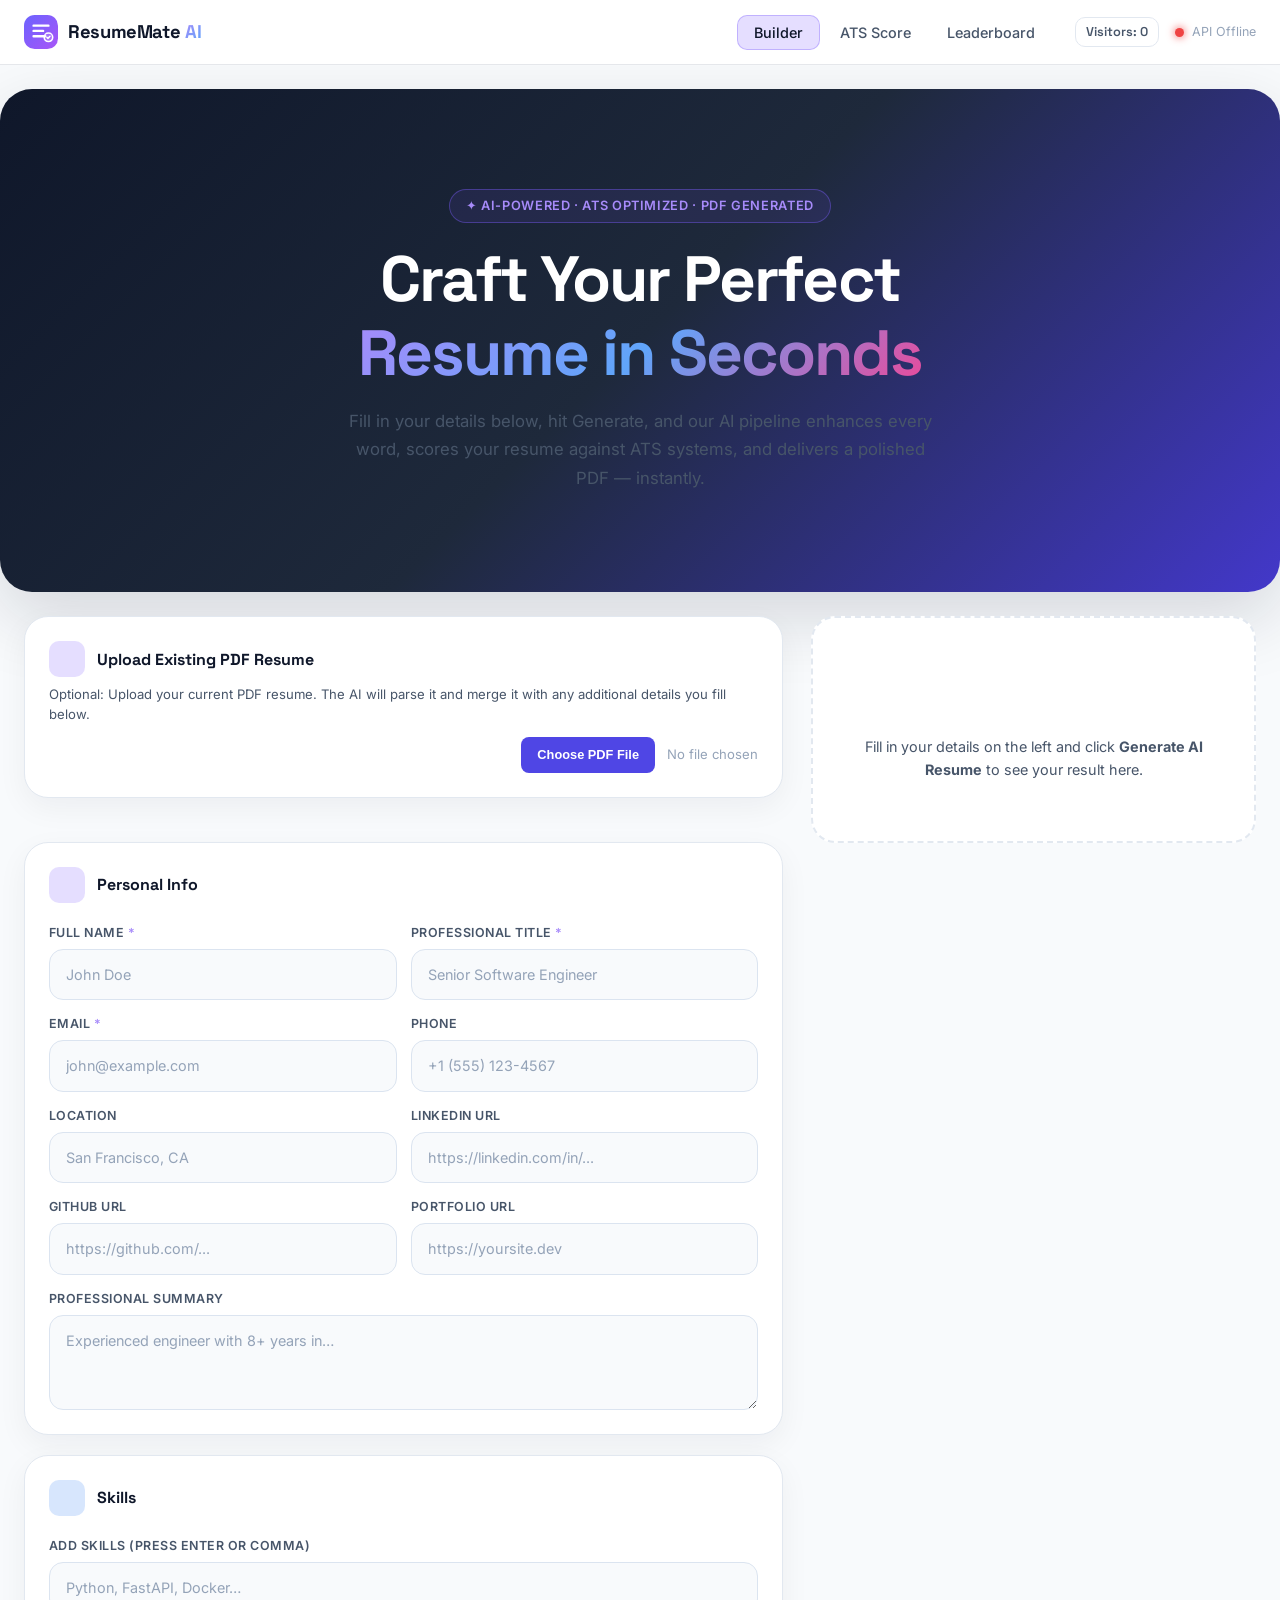
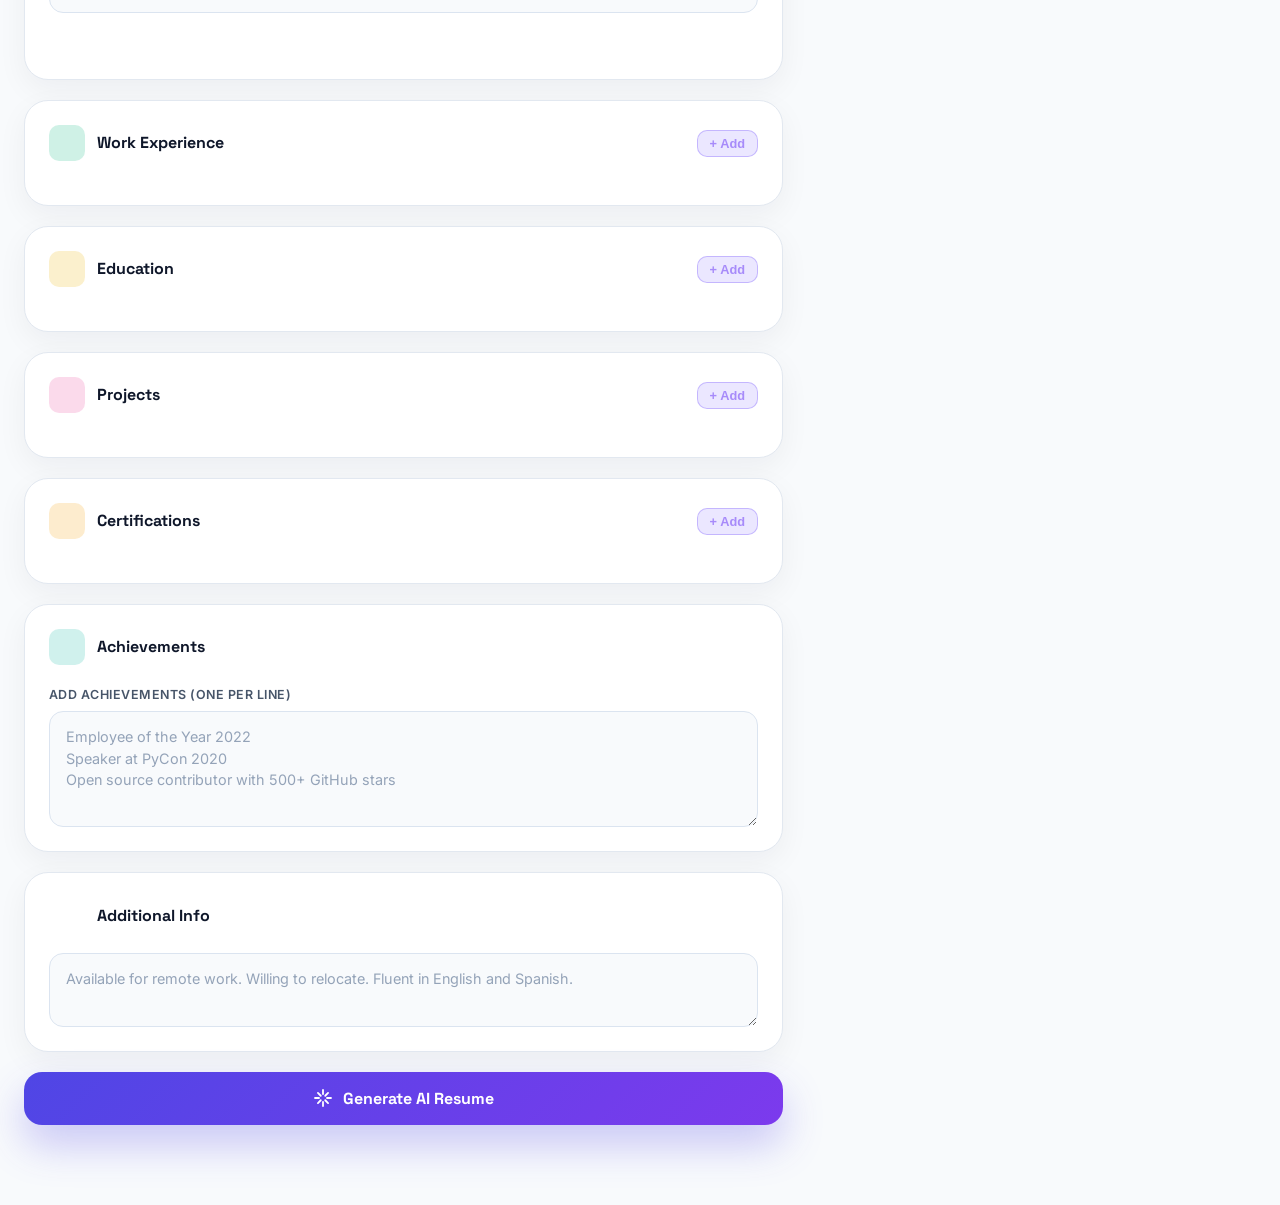
<file: frontend/index.html>
<!DOCTYPE html>
<html lang="en">
<head>
  <meta charset="UTF-8" />
  <meta name="viewport" content="width=device-width, initial-scale=1.0" />
  <title>ResumeMate AI — AI-Powered Resume Builder</title>
  <meta name="description" content="Build a stunning, ATS-optimized resume in seconds using ResumeMate AI. Upload your PDF or fill in your data and let our AI do the rest." />
  <link rel="preconnect" href="https://fonts.googleapis.com" />
  <link rel="preconnect" href="https://fonts.gstatic.com" crossorigin />
  <link href="https://fonts.googleapis.com/css2?family=Inter:wght@300;400;500;600;700;800;900&family=Space+Grotesk:wght@400;500;600;700&display=swap" rel="stylesheet" />
  <link rel="stylesheet" href="style.css?v=3" />
  <script>
      !function(t,e){var o,n,p,r;e.__SV||(window.posthog=e,e._i=[],e.init=function(i,s,a){function g(t,e){var o=e.split(".");2==o.length&&(t=t[o[0]],e=o[1]),t[e]=function(){t.push([e].concat(Array.prototype.slice.call(arguments,0)))}}(p=t.createElement("script")).type="text/javascript",p.crossOrigin="anonymous",p.async=!0,p.src=s.api_host.replace(".i.posthog.com","-assets.i.posthog.com")+"/static/array.js",(r=t.getElementsByTagName("script")[0]).parentNode.insertBefore(p,r);var u=e;for(void 0!==a?u=e[a]=[]:a="posthog",u.people=u.people||[],u.toString=function(t){var e="posthog";return"posthog"!==a&&(e+="."+a),t||(e+=" (stub)"),e},u.people.toString=function(){return u.toString(1)+".people"},u.toString(0),u.people.toString(0),o=["capture","event","service","identify","reset","people","config","token","issue","track","track_pageview","addListener","removeListener","alias","get_distinct_id","set_config","gtm_id","register","register_once","unRegister","unset_user_properties","get_persisted_property","opts","on","capture_batch","get_session_id","get_session_replay_url","registry","init","reset_early_snapshot_destroy"],n=0;n<o.length;n++)g(u,o[n]);e._i.push([i,s,a])},e.__SV=1)}(document,window.posthog||[]);
      console.log('Initializing PostHog...');
      posthog.init('phc_wTXTyKhW9jC4yU4A8CEXWBqbMtCFKhjW7aGt58m32hgh', { 
          api_host: 'https://us.i.posthog.com',
          loaded: function(ph) {
              console.log('PostHog library loaded successfully!');
              ph.capture('$pageview');
          }
      });
  </script>
</head>
<body>

  
  <div class="bg-orbs" aria-hidden="true">
    <div class="orb orb-1"></div>
    <div class="orb orb-2"></div>
    <div class="orb orb-3"></div>
  </div>

  
  <nav class="navbar">
    <div class="nav-inner">
      <div class="nav-brand">
        <div class="brand-icon" aria-hidden="true">
          <svg viewBox="0 0 32 32" fill="none" xmlns="http://www.w3.org/2000/svg">
            <rect width="32" height="32" rx="10" fill="url(#g1)"/>
            <path d="M9 10h14M9 15h9M9 20h11" stroke="#fff" stroke-width="2.2" stroke-linecap="round"/>
            <circle cx="23" cy="21" r="4" fill="#fff" fill-opacity=".15" stroke="#fff" stroke-width="1.5"/>
            <path d="M21.5 21l1 1 2-2" stroke="#fff" stroke-width="1.4" stroke-linecap="round" stroke-linejoin="round"/>
            <defs>
              <linearGradient id="g1" x1="0" y1="0" x2="32" y2="32" gradientUnits="userSpaceOnUse">
                <stop stop-color="#6C63FF"/>
                <stop offset="1" stop-color="#A855F7"/>
              </linearGradient>
            </defs>
          </svg>
        </div>
        <span class="brand-name">ResumeMate <span class="brand-ai">AI</span></span>
      </div>

      <div class="nav-links">
        <button class="nav-link active" id="nav-builder" onclick="showSection('builder')">Builder</button>
        <button class="nav-link" id="nav-score" onclick="showSection('score')">ATS Score</button>
        <button class="nav-link" id="nav-leaderboard" onclick="showSection('leaderboard'); loadLeaderboard()">Leaderboard</button>
      </div>

      <div class="nav-cta">
        <span class="visitors-badge" id="visitors-count-badge">Visitors: ...</span>
        <div class="status-dot" id="api-status" title="API status"></div>
        <span class="status-label" id="api-status-label">Checking…</span>
      </div>
    </div>
  </nav>

  
  <section id="section-builder" class="section active">

    
    <div class="hero">
      <div class="hero-badge">✦ AI-Powered · ATS Optimized · PDF Generated</div>
      <h1 class="hero-title">Craft Your Perfect<br /><span class="gradient-text">Resume in Seconds</span></h1>
      <p class="hero-subtitle">Fill in your details below, hit Generate, and our AI pipeline enhances every word, scores your resume against ATS systems, and delivers a polished PDF — instantly.</p>
    </div>

    <div class="builder-layout">

      
      <div class="form-column">

        
        <div class="card" style="border: 1px dashed var(--purple); background: rgba(108, 99, 255, 0.02); margin-bottom: 24px;">
          <div class="card-header" style="margin-bottom: 8px;">
            <div class="card-icon icon-purple"></div>
            <h2 class="card-title">Upload Existing PDF Resume</h2>
          </div>
          <p style="color: var(--text-2); font-size: 0.82rem; margin: 0 0 12px 0; line-height: 1.5;">
            Optional: Upload your current PDF resume. The AI will parse it and merge it with any additional details you fill below.
          </p>
          <div style="display: flex; gap: 12px; align-items: center;">
            <button class="add-btn" onclick="document.getElementById('builder-pdf-upload').click()" style="background: var(--purple); color: #fff; border: none; padding: 8px 16px; border-radius: 8px; cursor: pointer; font-weight: 600; font-size: 0.8rem; height: 36px; display: inline-flex; align-items: center; justify-content: center; transition: all 0.2s ease;">
              Choose PDF File
            </button>
            <span id="builder-file-name" style="color: var(--text-3); font-size: 0.82rem;">No file chosen</span>
            <input type="file" id="builder-pdf-upload" accept=".pdf" style="display: none" onchange="handleBuilderFileSelect(event)" />
            <button id="builder-file-clear" onclick="clearBuilderFile()" style="display: none; background: transparent; border: none; color: var(--text-3); cursor: pointer; font-size: 0.82rem;">Remove</button>
          </div>
        </div>

        
        <div class="card">
          <div class="card-header">
            <div class="card-icon icon-purple"></div>
            <h2 class="card-title">Personal Info</h2>
          </div>
          <div class="grid-2">
            <div class="field">
              <label for="name">Full Name <span class="req">*</span></label>
              <input type="text" id="name" placeholder="John Doe" />
            </div>
            <div class="field">
              <label for="title">Professional Title <span class="req">*</span></label>
              <input type="text" id="title" placeholder="Senior Software Engineer" />
            </div>
            <div class="field">
              <label for="email">Email <span class="req">*</span></label>
              <input type="email" id="email" placeholder="john@example.com" />
            </div>
            <div class="field">
              <label for="phone">Phone</label>
              <input type="text" id="phone" placeholder="+1 (555) 123-4567" />
            </div>
            <div class="field">
              <label for="location">Location</label>
              <input type="text" id="location" placeholder="San Francisco, CA" />
            </div>
            <div class="field">
              <label for="linkedin">LinkedIn URL</label>
              <input type="url" id="linkedin" placeholder="https://linkedin.com/in/..." />
            </div>
            <div class="field">
              <label for="github">GitHub URL</label>
              <input type="url" id="github" placeholder="https://github.com/..." />
            </div>
            <div class="field">
              <label for="portfolio">Portfolio URL</label>
              <input type="url" id="portfolio" placeholder="https://yoursite.dev" />
            </div>
          </div>
          <div class="field mt-12">
            <label for="summary">Professional Summary</label>
            <textarea id="summary" rows="3" placeholder="Experienced engineer with 8+ years in…"></textarea>
          </div>
        </div>

        
        <div class="card">
          <div class="card-header">
            <div class="card-icon icon-blue"></div>
            <h2 class="card-title">Skills</h2>
          </div>
          <div class="field">
            <label for="skills-input">Add skills (press Enter or comma)</label>
            <input type="text" id="skills-input" placeholder="Python, FastAPI, Docker…" />
          </div>
          <div class="tags-container" id="skills-tags"></div>
        </div>

        
        <div class="card">
          <div class="card-header">
            <div class="card-icon icon-green"></div>
            <h2 class="card-title">Work Experience</h2>
            <button class="add-btn" onclick="addExperience()">+ Add</button>
          </div>
          <div id="experience-list"></div>
        </div>

        
        <div class="card">
          <div class="card-header">
            <div class="card-icon icon-yellow"></div>
            <h2 class="card-title">Education</h2>
            <button class="add-btn" onclick="addEducation()">+ Add</button>
          </div>
          <div id="education-list"></div>
        </div>

        
        <div class="card">
          <div class="card-header">
            <div class="card-icon icon-pink"></div>
            <h2 class="card-title">Projects</h2>
            <button class="add-btn" onclick="addProject()">+ Add</button>
          </div>
          <div id="projects-list"></div>
        </div>

        
        <div class="card">
          <div class="card-header">
            <div class="card-icon icon-orange"></div>
            <h2 class="card-title">Certifications</h2>
            <button class="add-btn" onclick="addCertification()">+ Add</button>
          </div>
          <div id="certifications-list"></div>
        </div>

        
        <div class="card">
          <div class="card-header">
            <div class="card-icon icon-teal"></div>
            <h2 class="card-title">Achievements</h2>
          </div>
          <div class="field">
            <label>Add achievements (one per line)</label>
            <textarea id="achievements" rows="4" placeholder="Employee of the Year 2022&#10;Speaker at PyCon 2020&#10;Open source contributor with 500+ GitHub stars"></textarea>
          </div>
        </div>

        
        <div class="card">
          <div class="card-header">
            <div class="card-icon icon-gray"></div>
            <h2 class="card-title">Additional Info</h2>
          </div>
          <div class="field">
            <textarea id="additional_info" rows="2" placeholder="Available for remote work. Willing to relocate. Fluent in English and Spanish."></textarea>
          </div>
        </div>

        
        <button class="generate-btn" id="generate-btn" onclick="generateResume()">
          <span class="generate-btn-inner">
            <svg class="btn-icon" viewBox="0 0 20 20" fill="none"><path d="M10 2v4m0 8v4M2 10h4m8 0h4M4.93 4.93l2.83 2.83m4.48 4.48 2.83 2.83M15.07 4.93l-2.83 2.83M7.76 12.24 4.93 15.07" stroke="currentColor" stroke-width="1.8" stroke-linecap="round"/></svg>
            Generate AI Resume
          </span>
        </button>

      </div>

      
      <div class="result-column" id="result-column">

        <div class="result-placeholder" id="result-placeholder">
          <div class="placeholder-icon"></div>
          <p class="placeholder-title">Your AI Resume Awaits</p>
          <p class="placeholder-sub">Fill in your details on the left and click <strong>Generate AI Resume</strong> to see your result here.</p>
        </div>

        
        <div class="processing-panel" id="processing-panel" style="display:none">
          <div class="processing-spinner">
            <div class="spinner-ring"></div>
            <div class="spinner-ring delay1"></div>
            <div class="spinner-ring delay2"></div>
          </div>
          <h3 class="processing-title">AI is working…</h3>
          <div class="pipeline-steps" id="pipeline-steps">
            <div class="step" data-step="normalize">Normalizing resume data</div>
            <div class="step" data-step="enhance">Enhancing with AI</div>
            <div class="step" data-step="ats">ATS Optimizing</div>
            <div class="step" data-step="latex">Building LaTeX</div>
            <div class="step" data-step="pdf">Compiling PDF</div>
            <div class="step" data-step="score">Scoring ATS</div>
          </div>
        </div>

        
        <div class="result-card" id="result-card" style="display:none">
          <div class="result-header">
            <div class="result-success-badge">Resume Generated!</div>
          </div>

          
          <div class="score-section">
            <p class="score-label">ATS Score</p>
            <div class="score-ring-container">
              <svg class="score-ring" viewBox="0 0 120 120">
                <circle cx="60" cy="60" r="50" class="ring-track"/>
                <circle cx="60" cy="60" r="50" class="ring-fill" id="ring-fill"/>
              </svg>
              <div class="score-value-wrap">
                <div class="score-text-group">
                  <span class="score-number" id="score-number">0</span>
                  <span class="score-denom">/100</span>
                </div>
              </div>
            </div>
            <p class="score-grade" id="score-grade"></p>
          </div>

          
          <div class="feedback-section" id="feedback-section"></div>

          
          <button class="download-btn" id="download-btn" onclick="downloadPDF()">
            Download PDF Resume
          </button>

          <button class="download-btn latex-btn" id="download-latex-btn" onclick="downloadLatex()" style="display:none">
            Download LaTeX Source
          </button>

          
          <details class="log-details">
            <summary>View Processing Log</summary>
            <div class="log-content" id="log-content"></div>
          </details>

        </div>

        
        <div class="error-card" id="error-card" style="display:none">
          <div class="error-icon"></div>
          <h3 class="error-title">Something went wrong</h3>
          <p class="error-msg" id="error-msg"></p>
        </div>

      </div>
    </div>
  </section>

  
  <section id="section-score" class="section">
    <div class="hero">
      <div class="hero-badge">Instant ATS Analysis</div>
      <h1 class="hero-title">Score Your <span class="gradient-text">Existing Resume</span></h1>
      <p class="hero-subtitle">Upload any PDF resume and our AI will instantly score it for ATS compatibility with detailed feedback.</p>
    </div>

    <div class="score-upload-area">
      <div class="card score-card">
        <div class="field" style="margin-bottom: 20px;">
          <label for="ats-name">Full Name <span class="req">*</span></label>
          <input type="text" id="ats-name" placeholder="John Doe" required />
        </div>
        <div class="upload-zone" id="upload-zone" ondrop="handleDrop(event)" ondragover="handleDragOver(event)" ondragleave="handleDragLeave(event)" onclick="document.getElementById('pdf-upload').click()">
          <div class="upload-icon"></div>
          <p class="upload-title">Drop your PDF here</p>
          <p class="upload-sub">or click to browse files</p>
          <p class="upload-formats">Supports PDF files only</p>
          <input type="file" id="pdf-upload" accept=".pdf" style="display:none" onchange="handleFileSelect(event)" />
        </div>
        <div class="selected-file" id="selected-file" style="display:none">
          <span class="file-icon"></span>
          <span class="file-name" id="file-name-label"></span>
          <button class="remove-file" onclick="removeFile()">✕</button>
        </div>
        <button class="generate-btn" id="score-btn" onclick="scoreResume()" style="margin-top:16px">
          <span class="generate-btn-inner">
            <svg class="btn-icon" viewBox="0 0 20 20" fill="none"><path d="M10 3a7 7 0 100 14A7 7 0 0010 3zm0 2v5l3 3" stroke="currentColor" stroke-width="1.8" stroke-linecap="round"/></svg>
            Analyze Resume
          </span>
        </button>
      </div>

      
      <div class="score-result-card" id="score-result-card" style="display:none">
        <div class="result-success-badge">Analysis Complete</div>
        <div class="score-section">
          <p class="score-label">ATS Score</p>
          <div class="score-ring-container">
            <svg class="score-ring" viewBox="0 0 120 120">
              <circle cx="60" cy="60" r="50" class="ring-track"/>
              <circle cx="60" cy="60" r="50" class="ring-fill" id="ring-fill-2"/>
            </svg>
            <div class="score-value-wrap">
              <div class="score-text-group">
                <span class="score-number" id="score-number-2">0</span>
                <span class="score-denom">/100</span>
              </div>
            </div>
          </div>
          <p class="score-grade" id="score-grade-2"></p>
        </div>
        <div class="feedback-section" id="feedback-section-2"></div>
      </div>
    </div>
  </section>

  
  <section id="section-leaderboard" class="section">
    <div class="hero">
      <div class="hero-badge">Community Rankings</div>
      <h1 class="hero-title">Resume <span class="gradient-text">Leaderboard</span></h1>
      <p class="hero-subtitle">See how the top AI-generated resumes rank by ATS score. Will yours make the list?</p>
    </div>

    <div class="leaderboard-container">
      <div class="card leaderboard-card">
        <div class="leaderboard-header-row">
          <span class="lb-col">#</span>
          <span class="lb-col lb-name">Name</span>
          <span class="lb-col lb-score">ATS Score</span>
          <span class="lb-col lb-link">PDF</span>
        </div>
        <div id="leaderboard-body">
          <div class="lb-loading">
            <div class="mini-spinner"></div>
            Loading…
          </div>
        </div>
      </div>
    </div>
  </section>

  
  <div class="toast" id="toast"></div>

  <script src="app.js"></script>
</body>
</html>
</file>
<file: frontend/style.css>
*, *::before, *::after { box-sizing: border-box; margin: 0; padding: 0; }

:root {
  --bg-base:       #07080f;
  --bg-surface:    #0e1018;
  --bg-card:       rgba(255,255,255,0.04);
  --bg-card-hover: rgba(255,255,255,0.07);
  --border:        rgba(255,255,255,0.08);
  --border-hover:  rgba(255,255,255,0.16);

  --purple:  #7C5CFC;
  --purple-l:#A78BFA;
  --blue:    #3B82F6;
  --blue-l:  #60A5FA;
  --green:   #10B981;
  --green-l: #34D399;
  --pink:    #EC4899;
  --orange:  #F59E0B;
  --teal:    #14B8A6;
  --yellow:  #EAB308;

  --text-1: #F1F2F6;
  --text-2: #A1A8C1;
  --text-3: #5A607A;

  --radius-sm: 10px;
  --radius-md: 16px;
  --radius-lg: 24px;
  --radius-xl: 32px;

  --shadow: 0 4px 24px rgba(0,0,0,.45);
  --shadow-lg: 0 12px 48px rgba(0,0,0,.55);
  --shadow-purple: 0 8px 32px rgba(124,92,252,.25);

  --transition: .22s cubic-bezier(.4,0,.2,1);

  --font-body: 'Inter', system-ui, sans-serif;
  --font-display: 'Space Grotesk', 'Inter', system-ui, sans-serif;
}

html { scroll-behavior: smooth; }

body {
  font-family: var(--font-body);
  background: var(--bg-base);
  color: var(--text-1);
  min-height: 100vh;
  overflow-x: hidden;
  line-height: 1.6;
}


.bg-orbs { position: fixed; inset: 0; pointer-events: none; z-index: 0; overflow: hidden; }

.orb {
  position: absolute;
  border-radius: 50%;
  filter: blur(120px);
  opacity: .18;
  animation: float 20s ease-in-out infinite;
}
.orb-1 {
  width: 600px; height: 600px;
  background: radial-gradient(circle, var(--purple), transparent 70%);
  top: -200px; left: -200px;
  animation-delay: 0s;
}
.orb-2 {
  width: 500px; height: 500px;
  background: radial-gradient(circle, var(--blue), transparent 70%);
  top: 40%; right: -150px;
  animation-delay: -7s;
}
.orb-3 {
  width: 400px; height: 400px;
  background: radial-gradient(circle, var(--pink), transparent 70%);
  bottom: -100px; left: 30%;
  animation-delay: -14s;
}

@keyframes float {
  0%,100% { transform: translate(0,0) scale(1); }
  33%      { transform: translate(30px,-40px) scale(1.05); }
  66%      { transform: translate(-20px, 30px) scale(.95); }
}


.navbar {
  position: sticky;
  top: 0;
  z-index: 100;
  backdrop-filter: blur(20px) saturate(180%);
  -webkit-backdrop-filter: blur(20px) saturate(180%);
  background: rgba(7,8,15,.75);
  border-bottom: 1px solid var(--border);
}
.nav-inner {
  max-width: 1280px;
  margin: 0 auto;
  padding: 0 24px;
  height: 64px;
  display: flex;
  align-items: center;
  gap: 24px;
}


.nav-brand { display: flex; align-items: center; gap: 10px; margin-right: auto; }
.brand-icon svg { width: 34px; height: 34px; display: block; }
.brand-name {
  font-family: var(--font-display);
  font-weight: 700;
  font-size: 1.15rem;
  color: var(--text-1);
  letter-spacing: -.02em;
}
.brand-ai {
  background: linear-gradient(135deg, var(--purple-l), var(--blue-l));
  -webkit-background-clip: text;
  -webkit-text-fill-color: transparent;
  background-clip: text;
}


.nav-links { display: flex; gap: 4px; }
.nav-link {
  background: none;
  border: none;
  cursor: pointer;
  padding: 8px 16px;
  border-radius: var(--radius-sm);
  color: var(--text-2);
  font-family: var(--font-body);
  font-size: .9rem;
  font-weight: 500;
  transition: var(--transition);
}
.nav-link:hover { color: var(--text-1); background: rgba(255,255,255,.06); }
.nav-link.active {
  color: var(--text-1);
  background: rgba(124,92,252,.2);
  border: 1px solid rgba(124,92,252,.35);
}


.visitors-badge {
  font-size: .8rem;
  font-weight: 600;
  color: var(--text-2);
  background: rgba(255,255,255,.05);
  border: 1px solid var(--border);
  padding: 4px 10px;
  border-radius: var(--radius-sm);
  margin-right: 8px;
  font-family: var(--font-display);
}


.nav-cta { display: flex; align-items: center; gap: 8px; }
.status-dot {
  width: 9px; height: 9px;
  border-radius: 50%;
  background: var(--text-3);
  transition: var(--transition);
  flex-shrink: 0;
}
.status-dot.online { background: var(--green); box-shadow: 0 0 8px var(--green); }
.status-dot.offline { background: #EF4444; box-shadow: 0 0 8px #EF4444; }
.status-label { font-size: .78rem; color: var(--text-3); }


.section { display: none; position: relative; z-index: 1; }
.section.active { display: block; }


.hero {
  text-align: center;
  padding: 80px 24px 48px;
  max-width: 760px;
  margin: 0 auto;
}
.hero-badge {
  display: inline-block;
  padding: 6px 16px;
  border-radius: 999px;
  border: 1px solid rgba(124,92,252,.4);
  background: rgba(124,92,252,.1);
  color: var(--purple-l);
  font-size: .8rem;
  font-weight: 600;
  letter-spacing: .05em;
  text-transform: uppercase;
  margin-bottom: 20px;
}
.hero-title {
  font-family: var(--font-display);
  font-size: clamp(2rem, 5vw, 3.2rem);
  font-weight: 800;
  line-height: 1.15;
  letter-spacing: -.03em;
  margin-bottom: 16px;
}
.gradient-text {
  background: linear-gradient(135deg, var(--purple-l) 0%, var(--blue-l) 50%, var(--pink) 100%);
  -webkit-background-clip: text;
  -webkit-text-fill-color: transparent;
  background-clip: text;
}
.hero-subtitle {
  color: var(--text-2);
  font-size: 1.05rem;
  line-height: 1.7;
  max-width: 600px;
  margin: 0 auto;
}


.builder-layout {
  max-width: 1280px;
  margin: 0 auto;
  padding: 0 24px 80px;
  display: grid;
  grid-template-columns: 1fr 420px;
  gap: 28px;
  align-items: start;
}

@media (max-width: 960px) {
  .builder-layout { grid-template-columns: 1fr; }
  .result-column { position: static !important; }
}

.form-column { display: flex; flex-direction: column; gap: 20px; }
.result-column {
  position: sticky;
  top: 80px;
  display: flex;
  flex-direction: column;
  gap: 20px;
}


.card {
  background: var(--bg-card);
  border: 1px solid var(--border);
  border-radius: var(--radius-lg);
  padding: 24px;
  transition: var(--transition);
}
.card:hover {
  background: var(--bg-card-hover);
  border-color: var(--border-hover);
}
.card-header {
  display: flex;
  align-items: center;
  gap: 12px;
  margin-bottom: 20px;
}
.card-icon {
  width: 36px; height: 36px;
  border-radius: 10px;
  display: flex;
  align-items: center;
  justify-content: center;
  font-size: 16px;
  flex-shrink: 0;
}
.icon-purple { background: rgba(124,92,252,.2); }
.icon-blue   { background: rgba(59,130,246,.2); }
.icon-green  { background: rgba(16,185,129,.2); }
.icon-yellow { background: rgba(234,179,8,.2);  }
.icon-pink   { background: rgba(236,72,153,.2); }
.icon-orange { background: rgba(245,158,11,.2); }
.icon-teal   { background: rgba(20,184,166,.2); }
.icon-gray   { background: rgba(255,255,255,.07); }

.card-title {
  font-family: var(--font-display);
  font-size: 1rem;
  font-weight: 700;
  color: var(--text-1);
  flex: 1;
}


.grid-2 { display: grid; grid-template-columns: 1fr 1fr; gap: 14px; }
@media (max-width: 600px) { .grid-2 { grid-template-columns: 1fr; } }
.mt-12 { margin-top: 14px; }


.field { display: flex; flex-direction: column; gap: 6px; }
.field label {
  font-size: .78rem;
  font-weight: 600;
  color: var(--text-2);
  letter-spacing: .04em;
  text-transform: uppercase;
}
.req { color: var(--purple-l); }

input[type="text"],
input[type="email"],
input[type="url"],
textarea {
  width: 100%;
  background: rgba(255,255,255,.05);
  border: 1px solid var(--border);
  border-radius: var(--radius-sm);
  padding: 10px 14px;
  color: var(--text-1);
  font-family: var(--font-body);
  font-size: .9rem;
  line-height: 1.5;
  transition: var(--transition);
  outline: none;
  resize: vertical;
}
input:focus, textarea:focus {
  border-color: var(--purple);
  background: rgba(124,92,252,.08);
  box-shadow: 0 0 0 3px rgba(124,92,252,.12);
}
input::placeholder, textarea::placeholder { color: var(--text-3); }


.tags-container {
  display: flex;
  flex-wrap: wrap;
  gap: 8px;
  margin-top: 10px;
  min-height: 32px;
}
.tag {
  display: flex;
  align-items: center;
  gap: 6px;
  padding: 4px 12px;
  border-radius: 999px;
  background: rgba(124,92,252,.18);
  border: 1px solid rgba(124,92,252,.35);
  color: var(--purple-l);
  font-size: .82rem;
  font-weight: 500;
  animation: tagIn .15s ease;
}
@keyframes tagIn { from { opacity:0; transform: scale(.85); } to { opacity:1; transform: scale(1); } }
.tag-remove {
  background: none;
  border: none;
  cursor: pointer;
  color: var(--purple-l);
  font-size: .85rem;
  line-height: 1;
  opacity: .6;
  transition: var(--transition);
}
.tag-remove:hover { opacity: 1; }


.add-btn {
  margin-left: auto;
  background: rgba(124,92,252,.15);
  border: 1px solid rgba(124,92,252,.35);
  border-radius: var(--radius-sm);
  color: var(--purple-l);
  cursor: pointer;
  font-size: .8rem;
  font-weight: 600;
  padding: 5px 12px;
  transition: var(--transition);
}
.add-btn:hover { background: rgba(124,92,252,.28); }

.list-item {
  background: rgba(255,255,255,.03);
  border: 1px solid var(--border);
  border-radius: var(--radius-md);
  padding: 16px;
  margin-bottom: 12px;
  position: relative;
  animation: slideIn .2s ease;
}
@keyframes slideIn { from { opacity:0; transform: translateY(-8px); } to { opacity:1; transform: translateY(0); } }
.list-item .grid-2 { gap: 10px; }
.list-item .field { margin-bottom: 10px; }
.list-item .field:last-child { margin-bottom: 0; }

.remove-btn {
  position: absolute;
  top: 12px;
  right: 12px;
  background: rgba(239,68,68,.15);
  border: 1px solid rgba(239,68,68,.3);
  border-radius: 6px;
  color: #F87171;
  cursor: pointer;
  font-size: .75rem;
  padding: 3px 8px;
  transition: var(--transition);
}
.remove-btn:hover { background: rgba(239,68,68,.3); }

.bullets-container { display: flex; flex-direction: column; gap: 6px; margin-top: 8px; }
.bullet-row { display: flex; gap: 8px; align-items: center; }
.bullet-row input { flex: 1; }
.bullet-remove {
  background: none; border: none; cursor: pointer;
  color: var(--text-3); font-size: 1rem; transition: var(--transition);
  flex-shrink: 0; padding: 4px;
}
.bullet-remove:hover { color: #F87171; }
.add-bullet-btn {
  background: none;
  border: 1px dashed var(--border);
  border-radius: 8px;
  color: var(--text-3);
  cursor: pointer;
  font-size: .8rem;
  padding: 7px;
  text-align: center;
  width: 100%;
  margin-top: 4px;
  transition: var(--transition);
}
.add-bullet-btn:hover { border-color: var(--purple); color: var(--purple-l); }


.generate-btn {
  width: 100%;
  background: linear-gradient(135deg, var(--purple), #A855F7);
  border: none;
  border-radius: var(--radius-md);
  cursor: pointer;
  font-family: var(--font-display);
  font-size: 1rem;
  font-weight: 700;
  color: #fff;
  padding: 16px;
  position: relative;
  overflow: hidden;
  transition: var(--transition);
  box-shadow: var(--shadow-purple);
}
.generate-btn::before {
  content: '';
  position: absolute;
  inset: 0;
  background: linear-gradient(135deg, #A855F7, var(--blue));
  opacity: 0;
  transition: var(--transition);
}
.generate-btn:hover::before { opacity: 1; }
.generate-btn:hover { transform: translateY(-2px); box-shadow: 0 16px 48px rgba(124,92,252,.45); }
.generate-btn:active { transform: translateY(0); }
.generate-btn:disabled { opacity: .5; cursor: not-allowed; transform: none; }
.generate-btn-inner {
  position: relative;
  display: flex;
  align-items: center;
  justify-content: center;
  gap: 10px;
}
.btn-icon { width: 20px; height: 20px; }


.result-placeholder {
  background: var(--bg-card);
  border: 2px dashed var(--border);
  border-radius: var(--radius-lg);
  padding: 60px 32px;
  text-align: center;
}
.placeholder-icon { font-size: 3rem; margin-bottom: 16px; }
.placeholder-title { font-family: var(--font-display); font-size: 1.2rem; font-weight: 700; margin-bottom: 10px; }
.placeholder-sub { color: var(--text-2); font-size: .9rem; line-height: 1.6; }


.processing-panel {
  background: var(--bg-card);
  border: 1px solid var(--border);
  border-radius: var(--radius-lg);
  padding: 40px 32px;
  text-align: center;
}
.processing-spinner {
  position: relative;
  width: 72px;
  height: 72px;
  margin: 0 auto 24px;
}
.spinner-ring {
  position: absolute;
  inset: 0;
  border-radius: 50%;
  border: 3px solid transparent;
  border-top-color: var(--purple);
  animation: spin 1.2s linear infinite;
}
.delay1 { border-top-color: var(--blue); animation-delay: -.4s; inset: 10px; }
.delay2 { border-top-color: var(--pink); animation-delay: -.8s; inset: 20px; }
@keyframes spin { to { transform: rotate(360deg); } }

.processing-title {
  font-family: var(--font-display);
  font-size: 1.1rem;
  font-weight: 700;
  margin-bottom: 20px;
}
.pipeline-steps { display: flex; flex-direction: column; gap: 8px; text-align: left; }
.step {
  padding: 10px 14px;
  border-radius: var(--radius-sm);
  background: rgba(255,255,255,.03);
  border: 1px solid var(--border);
  font-size: .85rem;
  color: var(--text-3);
  transition: var(--transition);
}
.step.active {
  color: var(--purple-l);
  background: rgba(124,92,252,.1);
  border-color: rgba(124,92,252,.3);
}
.step.done {
  color: var(--green-l);
  background: rgba(16,185,129,.08);
  border-color: rgba(16,185,129,.25);
}


.result-card {
  background: var(--bg-card);
  border: 1px solid var(--border);
  border-radius: var(--radius-lg);
  padding: 28px;
  animation: fadeUp .4s ease;
}
@keyframes fadeUp { from { opacity:0; transform: translateY(20px); } to { opacity:1; transform: translateY(0); } }

.result-header { margin-bottom: 20px; }
.result-success-badge {
  display: inline-block;
  padding: 6px 14px;
  border-radius: 999px;
  background: rgba(16,185,129,.15);
  border: 1px solid rgba(16,185,129,.35);
  color: var(--green-l);
  font-size: .82rem;
  font-weight: 600;
}


.score-section { text-align: center; margin: 20px 0; }
.score-label {
  font-size: .75rem;
  font-weight: 700;
  letter-spacing: .08em;
  text-transform: uppercase;
  color: var(--text-3);
  margin-bottom: 12px;
}
.score-ring-container {
  position: relative;
  width: 120px;
  height: 120px;
  margin: 0 auto 12px;
}
.score-ring { width: 120px; height: 120px; transform: rotate(-90deg); }
.ring-track {
  fill: none;
  stroke: rgba(255,255,255,.06);
  stroke-width: 10;
}
.ring-fill {
  fill: none;
  stroke: url(#ring-grad);
  stroke-width: 10;
  stroke-linecap: round;
  stroke-dasharray: 314;
  stroke-dashoffset: 314;
  transition: stroke-dashoffset 1.2s cubic-bezier(.4,0,.2,1);
}


.score-value-wrap {
  position: absolute;
  inset: 0;
  display: flex;
  align-items: center;
  justify-content: center;
  flex-direction: row;
  gap: 2px;
}
.score-number {
  font-family: var(--font-display);
  font-size: 2rem;
  font-weight: 800;
  color: var(--text-1);
}
.score-text-group {
  display: flex;
  align-items: baseline;
  gap: 2px;
}
.score-denom { font-size: .8rem; color: var(--text-3); }
.score-grade {
  font-size: .9rem;
  font-weight: 600;
  margin-top: 4px;
}


.feedback-section { margin: 16px 0; }
.feedback-category {
  margin-bottom: 16px;
}
.feedback-category h4 {
  font-size: .8rem;
  font-weight: 700;
  text-transform: uppercase;
  letter-spacing: .06em;
  color: var(--text-2);
  margin-bottom: 8px;
}
.feedback-list {
  list-style: none;
  display: flex;
  flex-direction: column;
  gap: 6px;
}
.feedback-list li {
  padding: 8px 12px;
  border-radius: 8px;
  font-size: .83rem;
  line-height: 1.5;
}
.feedback-list li.pos {
  background: rgba(16,185,129,.08);
  border-left: 3px solid var(--green);
  color: var(--text-2);
}
.feedback-list li.neg {
  background: rgba(239,68,68,.08);
  border-left: 3px solid #EF4444;
  color: var(--text-2);
}
.feedback-list li.neu {
  background: rgba(255,255,255,.04);
  border-left: 3px solid var(--text-3);
  color: var(--text-2);
}


.download-btn {
  width: 100%;
  background: linear-gradient(135deg, var(--green), var(--teal));
  border: none;
  border-radius: var(--radius-md);
  color: #fff;
  cursor: pointer;
  font-family: var(--font-display);
  font-size: .95rem;
  font-weight: 700;
  padding: 14px;
  margin-top: 16px;
  transition: var(--transition);
  box-shadow: 0 8px 24px rgba(16,185,129,.3);
}
.download-btn:hover { transform: translateY(-2px); box-shadow: 0 14px 36px rgba(16,185,129,.45); }

.download-btn.latex-btn {
  background: linear-gradient(135deg, #7C5CFC, #3B82F6);
  box-shadow: 0 8px 24px rgba(124,92,252,.3);
}
.download-btn.latex-btn:hover { box-shadow: 0 14px 36px rgba(124,92,252,.5); }


.log-details { margin-top: 16px; }
.log-details summary {
  cursor: pointer;
  font-size: .8rem;
  color: var(--text-3);
  user-select: none;
  transition: var(--transition);
}
.log-details summary:hover { color: var(--text-2); }
.log-content {
  margin-top: 10px;
  padding: 12px;
  background: rgba(0,0,0,.3);
  border-radius: var(--radius-sm);
  border: 1px solid var(--border);
  font-size: .78rem;
  color: var(--text-2);
  display: flex;
  flex-direction: column;
  gap: 4px;
  max-height: 200px;
  overflow-y: auto;
}


.error-card {
  background: rgba(239,68,68,.06);
  border: 1px solid rgba(239,68,68,.25);
  border-radius: var(--radius-lg);
  padding: 32px;
  text-align: center;
  animation: fadeUp .3s ease;
}
.error-icon { font-size: 2.5rem; margin-bottom: 12px; }
.error-title { font-family: var(--font-display); font-size: 1.1rem; font-weight: 700; color: #F87171; margin-bottom: 8px; }
.error-msg { font-size: .88rem; color: var(--text-2); line-height: 1.6; }


.score-upload-area {
  max-width: 900px;
  margin: 0 auto;
  padding: 0 24px 80px;
  display: grid;
  grid-template-columns: 1fr 1fr;
  gap: 28px;
  align-items: start;
}
@media (max-width: 720px) { .score-upload-area { grid-template-columns: 1fr; } }

.score-card { display: flex; flex-direction: column; gap: 0; }
.score-result-card {
  background: var(--bg-card);
  border: 1px solid var(--border);
  border-radius: var(--radius-lg);
  padding: 28px;
  animation: fadeUp .4s ease;
}


.upload-zone {
  border: 2px dashed var(--border);
  border-radius: var(--radius-md);
  padding: 48px 24px;
  text-align: center;
  cursor: pointer;
  transition: var(--transition);
}
.upload-zone:hover,
.upload-zone.drag-over {
  border-color: var(--purple);
  background: rgba(124,92,252,.06);
}
.upload-icon { font-size: 2.5rem; margin-bottom: 12px; }
.upload-title { font-family: var(--font-display); font-size: 1rem; font-weight: 700; margin-bottom: 6px; }
.upload-sub { font-size: .88rem; color: var(--text-2); margin-bottom: 4px; }
.upload-formats { font-size: .75rem; color: var(--text-3); }

.selected-file {
  display: flex;
  align-items: center;
  gap: 10px;
  padding: 12px 16px;
  background: rgba(16,185,129,.08);
  border: 1px solid rgba(16,185,129,.25);
  border-radius: var(--radius-sm);
  margin-top: 12px;
}
.file-icon { font-size: 1.2rem; }
.file-name { flex: 1; font-size: .88rem; color: var(--green-l); font-weight: 500; }
.remove-file {
  background: none;
  border: none;
  cursor: pointer;
  color: var(--text-3);
  font-size: .9rem;
  transition: var(--transition);
}
.remove-file:hover { color: #F87171; }


.leaderboard-container {
  max-width: 900px;
  margin: 0 auto;
  padding: 0 24px 80px;
}
.leaderboard-card { overflow: hidden; padding: 0; }

.leaderboard-header-row {
  display: grid;
  grid-template-columns: 48px 1fr 130px 80px;
  gap: 12px;
  padding: 14px 24px;
  background: rgba(255,255,255,.04);
  border-bottom: 1px solid var(--border);
  font-size: .75rem;
  font-weight: 700;
  text-transform: uppercase;
  letter-spacing: .06em;
  color: var(--text-3);
}
.lb-col { display: flex; align-items: center; }
.lb-score { justify-content: center; }
.lb-link  { justify-content: center; }

.lb-row {
  display: grid;
  grid-template-columns: 48px 1fr 130px 80px;
  gap: 12px;
  padding: 14px 24px;
  border-bottom: 1px solid var(--border);
  transition: var(--transition);
  animation: slideIn .2s ease;
}
.lb-row:last-child { border-bottom: none; }
.lb-row:hover { background: rgba(255,255,255,.03); }

.lb-rank {
  font-family: var(--font-display);
  font-weight: 800;
  font-size: .95rem;
  color: var(--text-3);
}
.lb-rank.top-1 { color: #FFD700; }
.lb-rank.top-2 { color: #C0C0C0; }
.lb-rank.top-3 { color: #CD7F32; }

.lb-name-cell {
  font-weight: 600;
  font-size: .9rem;
  color: var(--text-1);
  text-transform: capitalize;
  display: flex;
  align-items: center;
}

.lb-score-cell {
  justify-content: center;
  display: flex;
  align-items: center;
}
.score-pill {
  padding: 4px 14px;
  border-radius: 999px;
  font-weight: 700;
  font-size: .82rem;
}
.score-pill.great  { background: rgba(16,185,129,.15); border: 1px solid rgba(16,185,129,.4);  color: var(--green-l); }
.score-pill.good   { background: rgba(59,130,246,.15);  border: 1px solid rgba(59,130,246,.4);   color: var(--blue-l); }
.score-pill.avg    { background: rgba(245,158,11,.15); border: 1px solid rgba(245,158,11,.4);  color: #FCD34D; }
.score-pill.low    { background: rgba(239,68,68,.12);  border: 1px solid rgba(239,68,68,.3);   color: #F87171; }

.lb-link-cell {
  display: flex;
  align-items: center;
  justify-content: center;
}
.view-link {
  font-size: .78rem;
  font-weight: 600;
  color: var(--purple-l);
  text-decoration: none;
  padding: 4px 10px;
  border-radius: 6px;
  border: 1px solid rgba(124,92,252,.35);
  background: rgba(124,92,252,.1);
  transition: var(--transition);
}
.view-link:hover { background: rgba(124,92,252,.25); }

.lb-empty {
  padding: 60px 24px;
  text-align: center;
  color: var(--text-3);
  font-size: .9rem;
}
.lb-loading {
  padding: 48px;
  text-align: center;
  color: var(--text-3);
  font-size: .88rem;
  display: flex;
  align-items: center;
  justify-content: center;
  gap: 10px;
}
.mini-spinner {
  width: 20px; height: 20px;
  border-radius: 50%;
  border: 2px solid transparent;
  border-top-color: var(--purple);
  animation: spin .8s linear infinite;
}


.toast {
  position: fixed;
  bottom: 28px;
  left: 50%;
  transform: translateX(-50%) translateY(80px);
  background: rgba(14,16,24,.95);
  border: 1px solid var(--border);
  border-radius: var(--radius-md);
  padding: 12px 24px;
  font-size: .88rem;
  font-weight: 500;
  color: #ffffff !important;
  backdrop-filter: blur(20px);
  box-shadow: var(--shadow-lg);
  z-index: 1000;
  transition: transform .3s cubic-bezier(.4,0,.2,1), opacity .3s ease;
  opacity: 0;
  pointer-events: none;
  white-space: nowrap;
}
.toast.show {
  transform: translateX(-50%) translateY(0);
  opacity: 1;
}


::-webkit-scrollbar { width: 6px; }
::-webkit-scrollbar-track { background: transparent; }
::-webkit-scrollbar-thumb { background: rgba(255,255,255,.1); border-radius: 999px; }
::-webkit-scrollbar-thumb:hover { background: rgba(255,255,255,.2); }


#pdf-modal {
  display: none;
  position: fixed;
  inset: 0;
  z-index: 2000;
  align-items: center;
  justify-content: center;
}
#pdf-modal.open { display: flex; }

.pdf-modal-backdrop {
  position: absolute;
  inset: 0;
  background: rgba(0,0,0,.75);
  backdrop-filter: blur(8px);
  animation: backdropIn .2s ease;
}
@keyframes backdropIn { from { opacity:0; } to { opacity:1; } }

.pdf-modal-box {
  position: relative;
  z-index: 1;
  width: min(900px, 95vw);
  height: min(88vh, 860px);
  background: #0e1018;
  border: 1px solid var(--border-hover);
  border-radius: var(--radius-xl);
  display: flex;
  flex-direction: column;
  overflow: hidden;
  box-shadow: 0 32px 80px rgba(0,0,0,.7);
  animation: modalIn .3s cubic-bezier(.34,1.56,.64,1);
}
@keyframes modalIn {
  from { opacity:0; transform: scale(.93) translateY(20px); }
  to   { opacity:1; transform: scale(1)  translateY(0); }
}

.pdf-modal-header {
  display: flex;
  align-items: center;
  justify-content: space-between;
  padding: 16px 20px;
  border-bottom: 1px solid var(--border);
  background: rgba(255,255,255,.03);
  flex-shrink: 0;
}
.pdf-modal-title {
  font-family: var(--font-display);
  font-size: .95rem;
  font-weight: 700;
  color: var(--text-1);
}
.pdf-modal-actions { display: flex; align-items: center; gap: 10px; }

.pdf-download-btn {
  display: inline-flex;
  align-items: center;
  gap: 6px;
  padding: 7px 16px;
  border-radius: var(--radius-sm);
  background: rgba(16,185,129,.15);
  border: 1px solid rgba(16,185,129,.35);
  color: var(--green-l);
  font-size: .82rem;
  font-weight: 600;
  text-decoration: none;
  transition: var(--transition);
}
.pdf-download-btn:hover { background: rgba(16,185,129,.28); }

.pdf-modal-close {
  background: rgba(255,255,255,.06);
  border: 1px solid var(--border);
  border-radius: 8px;
  color: var(--text-2);
  cursor: pointer;
  font-size: 1rem;
  width: 32px;
  height: 32px;
  display: flex;
  align-items: center;
  justify-content: center;
  transition: var(--transition);
}
.pdf-modal-close:hover { background: rgba(239,68,68,.2); border-color: rgba(239,68,68,.4); color: #F87171; }

.pdf-modal-body {
  flex: 1;
  position: relative;
  overflow: hidden;
  background: var(--bg-surface);
}

.pdf-fallback {
  flex-direction: column;
  align-items: center;
  justify-content: center;
  height: 100%;
  background: var(--bg-surface);
  gap: 20px;
  text-align: center;
  padding: 40px;
}
.pdf-fallback-icon { font-size: 3.5rem; }


.pdf-loading {
  display: flex;
  flex-direction: column;
  align-items: center;
  justify-content: center;
  height: 100%;
  gap: 20px;
}
.pdf-spinner {
  position: relative;
  width: 56px;
  height: 56px;
}
.pdf-loading-text {
  color: var(--text-3);
  font-size: .88rem;
}




/* ===== RESUMEMATE ENTERPRISE V3 ===== */
:root{
--bg-base:#f8fafc!important;
--bg-card:#ffffff!important;
--text-1:#0f172a!important;
--text-2:#475569!important;
--text-3:#94a3b8!important;
--border:#e2e8f0!important;
--purple:#4f46e5!important;
}

body{
background:#f8fafc!important;
color:#ffffff!important;
}

.bg-orbs{display:none!important;}

.navbar{
background:rgba(255,255,255,.95)!important;
border-bottom:1px solid #e5e7eb!important;
backdrop-filter:blur(20px)!important;
}

.hero{
max-width:1440px!important;
margin:24px auto!important;
padding:100px 70px!important;
border-radius:32px!important;
background:linear-gradient(135deg,#0f172a,#1e293b,#4338ca)!important;
box-shadow:0 25px 70px rgba(15,23,42,.15)!important;
}

.hero-title{
font-size:clamp(1.8rem,6vw,4rem)!important;
font-weight:800!important;
}

.card,.result-card,.score-result-card,.processing-panel{
background:#fff!important;
border:1px solid #e2e8f0!important;
border-radius:24px!important;
box-shadow:0 10px 30px rgba(15,23,42,.05)!important;
}

.card:hover{
transform:translateY(-4px);
transition:.25s;
}

input,textarea,select{
background:#f8fafc!important;
border:1px solid #dbe4f0!important;
border-radius:14px!important;
color:#0f172a!important;
padding:14px 16px!important;
}

input:focus,textarea:focus{
border-color:#4f46e5!important;
box-shadow:0 0 0 5px rgba(79,70,229,.12)!important;
}

.generate-btn,.download-btn{
border-radius:18px!important;
font-weight:700!important;
}

.generate-btn{
background:linear-gradient(135deg,#4f46e5,#7c3aed)!important;
box-shadow:0 20px 40px rgba(79,70,229,.28)!important;
}

.builder-layout{
max-width:1440px!important;
grid-template-columns:1.45fr .85fr!important;
}

.result-column{
top:95px!important;
}

.upload-zone{
background:#f8fafc!important;
border:2px dashed #a5b4fc!important;
}

.leaderboard-card{
background:#fff!important;
border-radius:24px!important;
}

.lb-row:hover{
background:#f8fafc!important;
}

@media(max-width:1100px){
.builder-layout{
grid-template-columns:1fr!important;
}
}

/* ===== MOBILE & TABLET RESPONSIVENESS ===== */

@media (max-width: 768px) {
  input[type="text"],
  input[type="email"],
  input[type="url"],
  input,
  textarea,
  select {
    font-size: 16px !important;
  }

  .nav-inner {
    padding: 0 12px !important;
    gap: 8px !important;
    height: auto !important;
    min-height: 64px !important;
    flex-wrap: wrap !important;
    justify-content: space-between !important;
    padding-top: 8px !important;
    padding-bottom: 8px !important;
  }
  .nav-brand {
    margin-right: 0 !important;
  }
  .nav-links {
    order: 3 !important;
    width: 100% !important;
    justify-content: center !important;
    margin-top: 4px !important;
  }
  .visitors-badge {
    margin-right: 4px !important;
    padding: 3px 6px !important;
    font-size: 0.7rem !important;
  }
  .status-label {
    display: none !important;
  }

  .hero {
    margin: 12px !important;
    padding: 40px 20px !important;
    border-radius: 20px !important;
  }
  .hero-title {
    font-size: clamp(1.8rem, 8vw, 2.5rem) !important;
  }
  .hero-subtitle {
    font-size: 0.88rem !important;
  }
}

@media (max-width: 600px) {
  .card,
  .result-card,
  .score-result-card,
  .processing-panel {
    padding: 16px !important;
    border-radius: 16px !important;
  }

  .list-item {
    background: #f8fafc !important;
    border: 1px solid #e2e8f0 !important;
    padding: 12px !important;
    border-radius: 12px !important;
  }

  .leaderboard-header-row,
  .lb-row {
    grid-template-columns: 32px 1fr 80px 50px !important;
    padding: 10px 12px !important;
    font-size: 0.8rem !important;
  }
  .lb-col.lb-name {
    font-size: 0.8rem !important;
  }
}
</file>
